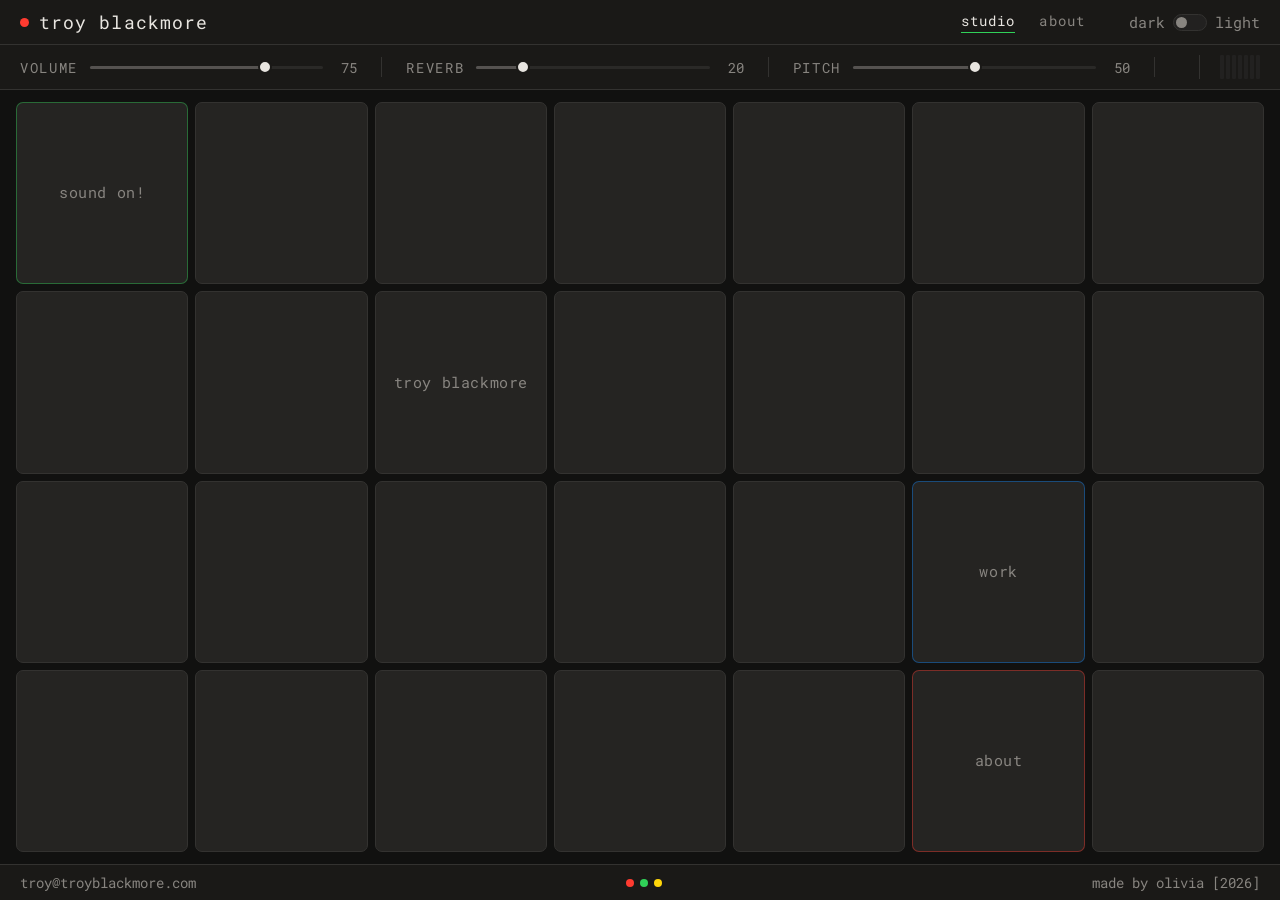
<file: drumkit.html>
<!DOCTYPE html>
<html lang="en">
<head>
  <meta charset="UTF-8" />
  <meta name="viewport" content="width=device-width, initial-scale=1.0" />
  <title>studio — troy blackmore</title>
  <link rel="stylesheet" href="style.css" />
  <link rel="preconnect" href="https://fonts.googleapis.com" />
  <link rel="preconnect" href="https://fonts.gstatic.com" crossorigin />
  <link href="https://fonts.googleapis.com/css2?family=Roboto+Mono:wght@300;400;700&family=DM+Sans:wght@300;400;500&display=swap" rel="stylesheet" />
</head>
<body>
  <div id="studio">

    <div id="header">
      <div id="logo">
        <div class="rec-dot"></div>
        <a href="index.html" class="logo-link">troy blackmore</a>
      </div>
      <div class="header-right">
        <nav class="nav">
          <a href="drumkit.html" class="nav-link active">studio</a>
          <a href="about.html" class="nav-link">about</a>
        </nav>
        <div class="theme-toggle">
          <span>dark</span>
          <div class="toggle-track" id="themeToggle">
            <div class="toggle-thumb"></div>
          </div>
          <span>light</span>
        </div>
      </div>
    </div>

    <div id="controls">
      <div class="slider-section">
        <div class="slider-label">volume</div>
        <div class="slider-track-wrap" id="trackVol">
          <div class="slider-track-bg"></div>
          <div class="slider-track-fill" id="fillVol"></div>
          <div class="slider-pin" id="pinVol"></div>
        </div>
        <div class="slider-val" id="valVol">75</div>
      </div>
      <div class="slider-section">
        <div class="slider-label">reverb</div>
        <div class="slider-track-wrap" id="trackRev">
          <div class="slider-track-bg"></div>
          <div class="slider-track-fill" id="fillRev"></div>
          <div class="slider-pin" id="pinRev"></div>
        </div>
        <div class="slider-val" id="valRev">20</div>
      </div>
      <div class="slider-section">
        <div class="slider-label">pitch</div>
        <div class="slider-track-wrap" id="trackPitch">
          <div class="slider-track-bg"></div>
          <div class="slider-track-fill" id="fillPitch"></div>
          <div class="slider-pin" id="pinPitch"></div>
        </div>
        <div class="slider-val" id="valPitch">50</div>
      </div>
      <div id="vu-wrap">
        <div class="vu-bar"><div class="vu-fill" id="vu0"></div></div>
        <div class="vu-bar"><div class="vu-fill" id="vu1"></div></div>
        <div class="vu-bar"><div class="vu-fill" id="vu2"></div></div>
        <div class="vu-bar"><div class="vu-fill" id="vu3"></div></div>
        <div class="vu-bar"><div class="vu-fill" id="vu4"></div></div>
        <div class="vu-bar"><div class="vu-fill" id="vu5"></div></div>
        <div class="vu-bar"><div class="vu-fill" id="vu6"></div></div>
      </div>
    </div>

    <div id="grid-area">
      <div class="pad-grid" id="padGrid"></div>
    </div>

    <div id="footer">
      <div class="footer-email">troy@troyblackmore.com</div>
      <div class="footer-dots">
        <div class="fdot" style="background:var(--accent-r)"></div>
        <div class="fdot" style="background:var(--accent-g)"></div>
        <div class="fdot" style="background:var(--accent-y)"></div>
      </div>
      <div class="footer-credit">made by olivia [2026]</div>
    </div>
  </div>

  <script src="main.js"></script>
  <script>
    document.getElementById('themeToggle').addEventListener('click', () => {
      document.getElementById('studio').classList.toggle('light');
      document.getElementById('themeToggle').classList.toggle('on');
    });
  </script>
</body>
</html>
</file>
<file: style.css>
:root {
  --bg: #111110;
  --bg2: #1a1917;
  --bg3: #222120;
  --pad: #252422;
  --pad-hover: #2e2c2a;
  --pad-active: #3a3835;
  --border: #333230;
  --text: #e8e5e0;
  --text-muted: #888580;
  --accent-r: #ff3b30;
  --accent-g: #30d158;
  --accent-y: #ffd60a;
  --accent-b: #0a84ff;
  --hit-bg: #1a2a3a;
  --hit-border: #0a84ff;
  --hit-glow: rgba(10, 132, 255, 0.15);
  --outline-r: rgba(255, 59, 48, 0.4);
  --outline-g: rgba(48, 209, 88, 0.4);
  --outline-b: rgba(10, 132, 255, 0.4);
  --slider-track: #2a2927;
  --slider-fill: #555250;
  --pin: #e8e5e0;
}

.light {
  --bg: #f0ede8;
  --bg2: #e4e1db;
  --bg3: #d8d4cd;
  --pad: #d0ccc4;
  --pad-hover: #c4c0b8;
  --pad-active: #b0aca4;
  --border: #b8b4ac;
  --text: #1a1917;
  --text-muted: #666360;
  --hit-bg: #daeaff;
  --hit-border: #0060cc;
  --hit-glow: rgba(0, 96, 204, 0.12);
  --outline-r: rgba(180, 20, 10, 0.7);
  --outline-g: rgba(10, 130, 40, 0.7);
  --outline-b: rgba(0, 80, 180, 0.7);
  --slider-track: #c0bcb4;
  --slider-fill: #888480;
  --pin: #1a1917;
}

* {
  box-sizing: border-box;
  margin: 0;
  padding: 0;
}

html, body {
  height: 100%;
  overflow: hidden;
  font-family: 'DM Sans', sans-serif;
}

#studio {
  background: var(--bg);
  color: var(--text);
  display: flex;
  flex-direction: column;
  height: 100vh;
  width: 100vw;
  overflow: hidden;
  transition: background 0.3s, color 0.3s;
  user-select: none;
}

/* ── Shared nav / header-right ── */
.header-right {
  display: flex;
  align-items: center;
  gap: 28px;
}

.logo-link {
  color: var(--text);
  text-decoration: none;
}

.nav {
  display: flex;
  gap: 24px;
  margin-right: 16px;
}

.nav-link {
  font-family: 'Roboto Mono', monospace;
  font-size: 14px;
  letter-spacing: 0.08em;
  color: var(--text-muted);
  text-decoration: none;
  transition: color 0.15s;
}

.nav-link:hover {
  color: var(--text);
}

.nav-link.active {
  color: var(--text);
  border-bottom: 1px solid var(--accent-g);
  padding-bottom: 2px;
}

/* ── Header ── */
#header {
  display: flex;
  align-items: center;
  justify-content: space-between;
  padding: 10px 20px;
  border-bottom: 1px solid var(--border);
  background: var(--bg2);
  flex-shrink: 0;
}

#logo {
  display: flex;
  align-items: center;
  gap: 10px;
  font-family: 'Roboto Mono', monospace;
  font-size: 18px;
  letter-spacing: 0.06em;
  color: var(--text);
}

.rec-dot {
  width: 9px;
  height: 9px;
  border-radius: 50%;
  background: var(--accent-r);
  animation: blink 2s ease-in-out infinite;
}

@keyframes blink {
  0%, 100% { opacity: 1; }
  50%       { opacity: 0.3; }
}

/* ── Theme toggle ── */
.theme-toggle {
  display: flex;
  align-items: center;
  gap: 8px;
  font-size: 15px;
  color: var(--text-muted);
  font-family: 'Roboto Mono', monospace;
}

.toggle-track {
  width: 34px;
  height: 17px;
  background: var(--bg3);
  border: 1px solid var(--border);
  border-radius: 9px;
  position: relative;
  cursor: pointer;
  transition: background 0.2s;
}

.toggle-thumb {
  position: absolute;
  top: 2px;
  left: 2px;
  width: 11px;
  height: 11px;
  border-radius: 50%;
  background: var(--text-muted);
  transition: transform 0.2s, background 0.2s;
}

.toggle-track.on .toggle-thumb {
  transform: translateX(17px);
  background: var(--accent-g);
}

/* ── Controls / sliders ── */
#controls {
  display: flex;
  align-items: center;
  padding: 10px 20px;
  border-bottom: 1px solid var(--border);
  background: var(--bg2);
  flex-shrink: 0;
}

.slider-section {
  display: flex;
  align-items: center;
  gap: 12px;
  flex: 1;
  padding-right: 24px;
  margin-right: 24px;
  border-right: 1px solid var(--border);
}

.slider-section:last-of-type {
  border-right: none;
  padding-right: 0;
  margin-right: 0;
}

.slider-label {
  font-size: 14px;
  letter-spacing: 0.12em;
  text-transform: uppercase;
  color: var(--text-muted);
  font-family: 'Roboto Mono', monospace;
  min-width: 36px;
}

.slider-track-wrap {
  flex: 1;
  position: relative;
  height: 20px;
  display: flex;
  align-items: center;
  cursor: pointer;
}

.slider-track-bg {
  position: absolute;
  left: 0;
  right: 0;
  height: 3px;
  background: var(--slider-track);
  border-radius: 2px;
}

.slider-track-fill {
  position: absolute;
  left: 0;
  height: 3px;
  background: var(--slider-fill);
  border-radius: 2px;
  pointer-events: none;
}

.slider-pin {
  position: absolute;
  width: 14px;
  height: 14px;
  border-radius: 50%;
  background: var(--pin);
  border: 2px solid var(--bg2);
  transform: translateX(-50%);
  top: 50%;
  margin-top: -7px;
  cursor: grab;
  transition: transform 0.05s;
  z-index: 2;
}

.slider-pin:active {
  cursor: grabbing;
  transform: translateX(-50%) scale(1.2);
}

.slider-val {
  font-size: 14px;
  font-family: 'Roboto Mono', monospace;
  color: var(--text-muted);
  min-width: 22px;
  text-align: right;
}

/* ── VU meter ── */
#vu-wrap {
  display: flex;
  align-items: flex-end;
  gap: 2px;
  height: 24px;
  margin-left: 20px;
  padding-left: 20px;
  border-left: 1px solid var(--border);
  flex-shrink: 0;
}

.vu-bar {
  width: 4px;
  background: var(--bg3);
  border-radius: 1px;
  height: 100%;
  position: relative;
  overflow: hidden;
}

.vu-fill {
  position: absolute;
  bottom: 0;
  left: 0;
  right: 0;
  background: var(--accent-g);
  border-radius: 1px;
  height: 0%;
  transition: height 0.04s;
}

.vu-fill.hot  { background: var(--accent-y); }
.vu-fill.clip { background: var(--accent-r); }

/* ── Pad grid ── */
#grid-area {
  flex: 1;
  padding: 12px 16px;
  overflow: hidden;
  display: flex;
  flex-direction: column;
}

.pad-grid {
  display: grid;
  grid-template-columns: repeat(7, 1fr);
  grid-template-rows: repeat(4, 1fr);
  gap: 7px;
  flex: 1;
  height: 100%;
}

.pad {
  background: var(--pad);
  border: 1px solid var(--border);
  border-radius: 7px;
  display: flex;
  align-items: center;
  justify-content: center;
  cursor: pointer;
  position: relative;
  transition: background 0.08s, transform 0.05s, border-color 0.08s;
  overflow: hidden;
}

.pad:hover {
  background: var(--pad-hover);
  border-color: var(--text-muted);
}

.pad.hit {
  background: var(--hit-bg) !important;
  transform: scale(0.94);
  border-color: var(--hit-border) !important;
  box-shadow: inset 0 0 0 1px var(--hit-border), 0 0 12px var(--hit-glow);
}

.pad.accent-r { border-color: var(--outline-r); border-width: 1.5px; }
.pad.accent-g { border-color: var(--outline-g); border-width: 1.5px; }
.pad.accent-b { border-color: var(--outline-b); border-width: 1.5px; }

.pad-label {
  font-size: 15px;
  font-family: 'Roboto Mono', monospace;
  color: var(--text-muted);
  letter-spacing: 0.04em;
  text-align: center;
  padding: 4px;
  line-height: 1.3;
  pointer-events: none;
  z-index: 1;
}

/* ── Footer ── */
#footer {
  display: flex;
  align-items: center;
  justify-content: space-between;
  padding: 8px 20px;
  border-top: 1px solid var(--border);
  background: var(--bg2);
  flex-shrink: 0;
}

.footer-email {
  font-size: 14px;
  font-family: 'Roboto Mono', monospace;
  color: var(--text-muted);
}

.footer-dots {
  display: flex;
  gap: 6px;
  align-items: center;
}

.fdot {
  width: 8px;
  height: 8px;
  border-radius: 50%;
}

.footer-credit {
  font-size: 14px;
  font-family: 'Roboto Mono', monospace;
  color: var(--text-muted);
}
</file>
